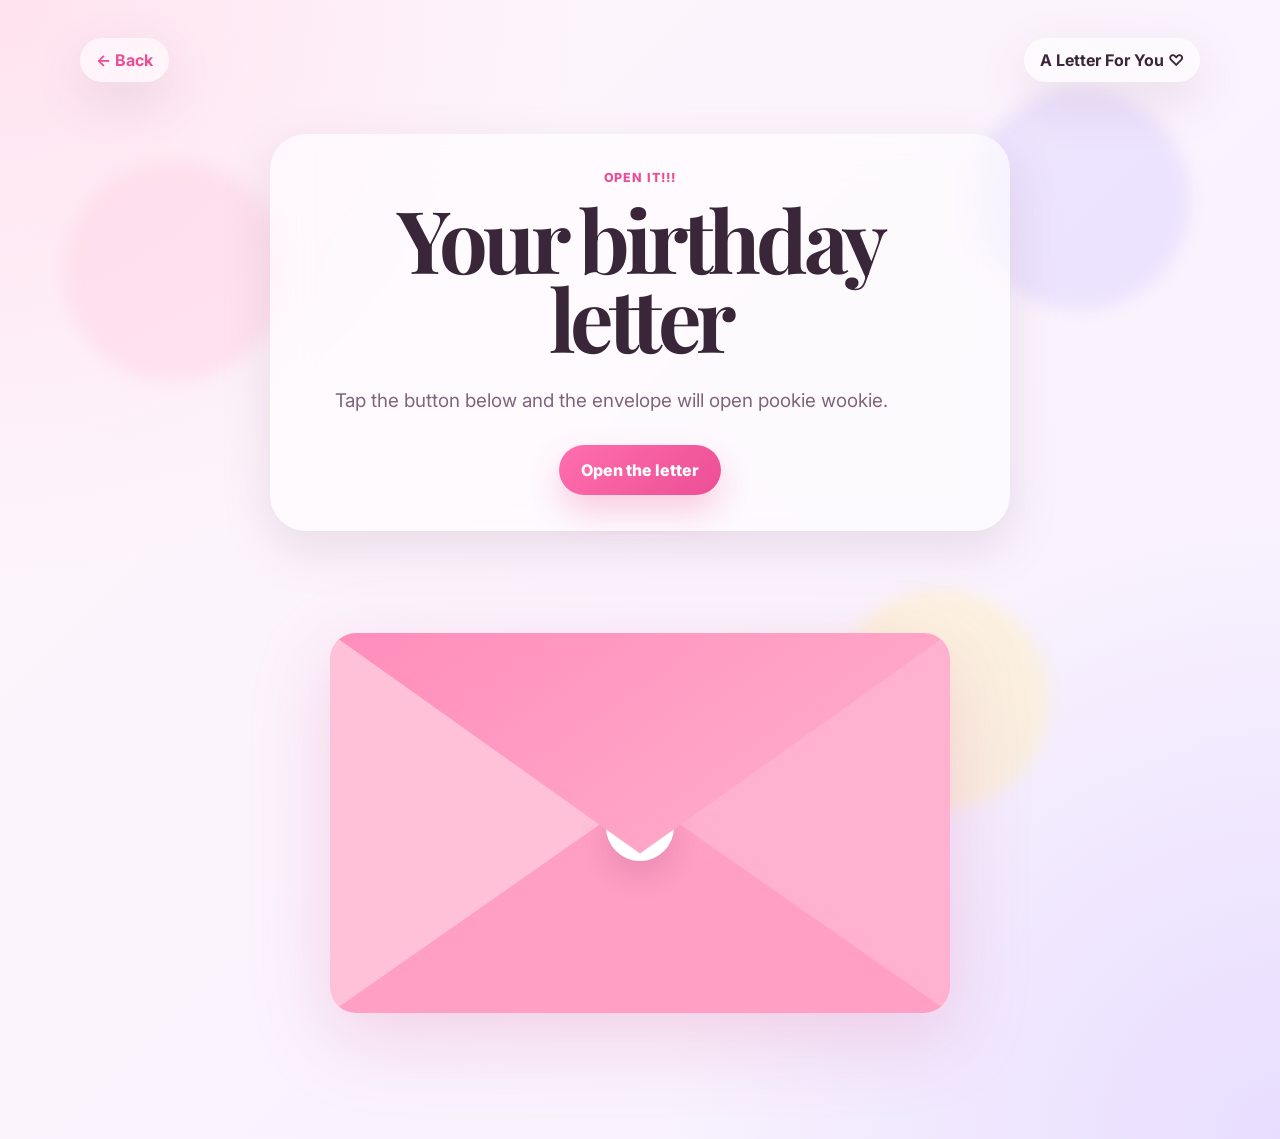
<file: letter.html>
<!DOCTYPE html>
<html lang="en">
<head>
  <meta charset="UTF-8" />
  <meta name="viewport" content="width=device-width, initial-scale=1.0" />
  <title>Your Birthday Letter</title>
  <link rel="stylesheet" href="styles.css" />
</head>
<body>
  <div class="background-orbs">
    <span></span>
    <span></span>
    <span></span>
  </div>

  <main class="page letter-page">
    <nav class="top-nav">
      <a class="nav-link" href="index.html">← Back</a>
      <div class="brand">A Letter For You ♡</div>
    </nav>

    <section class="letter-intro fade-in">
      <p class="eyebrow">Open it!!!</p>
      <h1>Your birthday letter</h1>
      <p class="subtitle">
        Tap the button below and the envelope will open pookie wookie. 
      </p>
      <button class="primary-button" id="openLetterButton">Open the letter</button>
    </section>

    <section class="envelope-area">
      <div class="envelope" id="envelope">
        <div class="envelope-back"></div>
        <div class="letter-paper">
          <div class="paper-content">
            <h2>Dear my pookie Paula!!!</h2>

            <p>
              We’re gonna see each other soon and I genuinely don’t know how I’m going to act… like I’ll probably just stand there awkwardly pretending I’m normal. Maybe I’ll say something dumb, maybe I’ll just smile like an idiot. And maybe, just maybe, we’ll hold hands for like two seconds before I get nervous and act all nonchalant about it (obviously very cool, very composed, definitely not panicking hahaha). But yeah… I really can’t wait :)
            </p>

            <p>
              Anyways, happy birthday pookie enjoy ur day!!
            </p>

            <p>
              With all my love,<br />
              Yuxuan, ur good boy
            </p>
          </div>
        </div>
        <div class="envelope-left"></div>
        <div class="envelope-right"></div>
        <div class="envelope-bottom"></div>
        <div class="envelope-flap"></div>
        <div class="heart-seal">♡</div>
      </div>
    </section>
  </main>

  <script src="script.js"></script>
</body>
</html>
</file>
<file: styles.css>
@import url('https://fonts.googleapis.com/css2?family=Inter:wght@400;500;600;700;800&family=Playfair+Display:wght@700;800&display=swap');

:root {
  --bg-1: #fff6fb;
  --bg-2: #f7f1ff;
  --pink: #ff6fae;
  --pink-dark: #ec4e95;
  --rose: #ffb3cc;
  --cream: #fffaf3;
  --text: #392638;
  --muted: #7f647b;
  --white: rgba(255, 255, 255, 0.74);
  --shadow: 0 24px 80px rgba(217, 87, 146, 0.22);
  --soft-shadow: 0 18px 50px rgba(139, 91, 127, 0.16);
}

* {
  box-sizing: border-box;
}

html {
  scroll-behavior: smooth;
}

body {
  margin: 0;
  min-height: 100vh;
  font-family: "Inter", system-ui, sans-serif;
  color: var(--text);
  background:
    radial-gradient(circle at top left, #ffe3ef 0, transparent 34%),
    radial-gradient(circle at bottom right, #e8ddff 0, transparent 36%),
    linear-gradient(135deg, var(--bg-1), var(--bg-2));
  overflow-x: hidden;
}

a {
  color: inherit;
  text-decoration: none;
}

.page {
  width: min(1120px, calc(100% - 32px));
  margin: 0 auto;
  padding: 28px 0 56px;
  position: relative;
  z-index: 2;
}

.top-nav {
  height: 64px;
  display: flex;
  align-items: center;
  justify-content: space-between;
  margin-bottom: 42px;
}

.brand,
.nav-link {
  padding: 12px 16px;
  border-radius: 999px;
  background: rgba(255, 255, 255, 0.56);
  backdrop-filter: blur(16px);
  box-shadow: var(--soft-shadow);
  font-weight: 700;
}

.nav-link {
  color: var(--pink-dark);
  transition: transform 0.25s ease, background 0.25s ease;
}

.nav-link:hover {
  transform: translateY(-2px);
  background: white;
}

.hero-card {
  min-height: 620px;
  display: grid;
  grid-template-columns: 1.04fr 0.96fr;
  gap: 42px;
  align-items: center;
  padding: clamp(26px, 5vw, 64px);
  border: 1px solid rgba(255, 255, 255, 0.84);
  border-radius: 42px;
  background: linear-gradient(145deg, rgba(255,255,255,0.82), rgba(255,255,255,0.48));
  backdrop-filter: blur(22px);
  box-shadow: var(--shadow);
}

.eyebrow {
  margin: 0 0 14px;
  color: var(--pink-dark);
  font-weight: 800;
  letter-spacing: 0.08em;
  text-transform: uppercase;
  font-size: 0.78rem;
}

h1 {
  margin: 0;
  font-family: "Playfair Display", serif;
  font-size: clamp(3.1rem, 8vw, 6.9rem);
  line-height: 0.92;
  letter-spacing: -0.055em;
}

.subtitle {
  max-width: 610px;
  margin: 26px 0 0;
  color: var(--muted);
  font-size: clamp(1rem, 2vw, 1.18rem);
  line-height: 1.75;
}

.button-row {
  display: flex;
  gap: 14px;
  flex-wrap: wrap;
  margin-top: 34px;
}

.primary-button,
.secondary-button {
  border: 0;
  cursor: pointer;
  border-radius: 999px;
  padding: 15px 22px;
  font: inherit;
  font-weight: 800;
  transition: transform 0.25s ease, box-shadow 0.25s ease, background 0.25s ease;
}

.primary-button {
  color: white;
  background: linear-gradient(135deg, var(--pink), var(--pink-dark));
  box-shadow: 0 16px 34px rgba(236, 78, 149, 0.28);
}

.secondary-button {
  color: var(--pink-dark);
  background: white;
  box-shadow: var(--soft-shadow);
}

.primary-button:hover,
.secondary-button:hover {
  transform: translateY(-3px) scale(1.01);
}

.flower-side {
  display: grid;
  place-items: center;
  text-align: center;
}

.flower-frame {
  width: min(420px, 92%);
  aspect-ratio: 1;
  display: grid;
  place-items: center;
  padding: 24px;
  border-radius: 38% 62% 54% 46% / 46% 38% 62% 54%;
  background:
    radial-gradient(circle at 35% 25%, #fff 0 18%, transparent 19%),
    linear-gradient(135deg, #fff3f8, #fff);
  box-shadow: var(--shadow);
}

.flower-frame img {
  width: 100%;
  height: 100%;
  object-fit: contain;
  filter: drop-shadow(0 24px 30px rgba(120, 70, 105, 0.18));
}

.caption {
  color: var(--muted);
  margin-top: 18px;
  font-weight: 700;
}

.photo-background {
  position: fixed;
  inset: 0;
  z-index: 0;
  pointer-events: none;
  overflow: hidden;
}

.bg-photo {
  position: absolute;
  width: clamp(150px, 18vw, 250px);
  height: clamp(150px, 18vw, 250px);
  object-fit: cover;
  border-radius: 38% 62% 54% 46% / 46% 38% 62% 54%;
  opacity: 0.22;
  filter: blur(0.6px) saturate(0.95) brightness(1.08);
  box-shadow: 0 24px 70px rgba(139, 91, 127, 0.18);
  mix-blend-mode: soft-light;
  animation: softPhotoFloat 7s ease-in-out infinite alternate;
}

.bg-photo::selection {
  background: transparent;
}

.bg-photo-1 {
  left: 3%;
  top: 17%;
  transform: rotate(-9deg);
}

.bg-photo-2 {
  right: 7%;
  top: 13%;
  transform: rotate(8deg);
  animation-delay: 0.8s;
}

.bg-photo-3 {
  left: 8%;
  bottom: 9%;
  transform: rotate(7deg);
  animation-delay: 1.4s;
}

.bg-photo-4 {
  right: 9%;
  bottom: 12%;
  transform: rotate(-7deg);
  animation-delay: 2s;
}

.bg-photo-5 {
  left: 50%;
  bottom: 3%;
  width: clamp(130px, 15vw, 220px);
  height: clamp(130px, 15vw, 220px);
  transform: translateX(-50%) rotate(4deg);
  animation-delay: 2.6s;
}

@keyframes softPhotoFloat {
  from {
    translate: 0 0;
  }
  to {
    translate: 0 -18px;
  }
}

.letter-page {
  min-height: 100vh;
}

.letter-intro {
  text-align: center;
  max-width: 740px;
  margin: 0 auto 32px;
  padding: 36px;
  border-radius: 36px;
  background: rgba(255,255,255,0.58);
  backdrop-filter: blur(18px);
  box-shadow: var(--soft-shadow);
}

.letter-intro h1 {
  font-size: clamp(2.7rem, 7vw, 5.4rem);
}

.letter-intro .primary-button {
  margin-top: 28px;
}

.envelope-area {
  min-height: 520px;
  display: grid;
  place-items: center;
  perspective: 1100px;
}

.envelope {
  width: min(620px, 92vw);
  height: 380px;
  position: relative;
  transform-style: preserve-3d;
  isolation: isolate;
  transition: transform 0.8s cubic-bezier(.2,.8,.2,1);
}

.envelope:hover {
  transform: translateY(-8px);
}

.envelope-back,
.envelope-left,
.envelope-right,
.envelope-bottom,
.envelope-flap {
  position: absolute;
  inset: 0;
  border-radius: 26px;
}

.envelope-back {
  background: linear-gradient(145deg, #ffd4e4, #fff5f9);
  box-shadow: var(--shadow);
  z-index: 1;
}

.envelope-left {
  clip-path: polygon(0 0, 52% 50%, 0 100%);
  background: #ffc1d8;
  z-index: 4;
}

.envelope-right {
  clip-path: polygon(100% 0, 48% 50%, 100% 100%);
  background: #ffb1cf;
  z-index: 4;
}

.envelope-bottom {
  clip-path: polygon(0 100%, 50% 43%, 100% 100%);
  background: #ff9fc4;
  z-index: 6;
}

.envelope-flap {
  transform-origin: top;
  clip-path: polygon(0 0, 50% 58%, 100% 0);
  background: linear-gradient(145deg, #ff8dbb, #ffbad2);
  transition: transform 1s cubic-bezier(.2,.8,.2,1), z-index 0s linear 0.45s;
  z-index: 9;
  backface-visibility: hidden;
}

.heart-seal {
  position: absolute;
  left: 50%;
  top: 51%;
  translate: -50% -50%;
  width: 68px;
  height: 68px;
  display: grid;
  place-items: center;
  border-radius: 50%;
  background: white;
  color: var(--pink-dark);
  font-size: 2.2rem;
  box-shadow: 0 14px 28px rgba(134, 49, 95, 0.18);
  z-index: 7;
  transition: opacity 0.35s ease, transform 0.35s ease;
}

.letter-paper {
  position: absolute;
  left: 50%;
  bottom: 36px;
  translate: -50% 0;
  width: 86%;
  height: 330px;
  border-radius: 24px;
  background: var(--cream);
  box-shadow: 0 16px 40px rgba(75, 40, 65, 0.16);
  z-index: 3;
  overflow: hidden;
  transform: translateY(110px) scale(0.94);
  opacity: 0;
  transition: transform 1s cubic-bezier(.2,.8,.2,1), opacity 0.6s ease;
}

.paper-content {
  height: 100%;
  padding: 32px;
  overflow-y: auto;
  line-height: 1.75;
  color: #4a3348;
}

.paper-content h2 {
  margin: 0 0 14px;
  font-family: "Playfair Display", serif;
  font-size: 2rem;
}

.envelope.open .envelope-flap {
  transform: rotateX(180deg);
  z-index: -1;
}

.envelope.open .heart-seal {
  opacity: 0;
  transform: scale(0.4);
  pointer-events: none;
}

.envelope.open .letter-paper {
  opacity: 1;
  transform: translateY(-220px) scale(1);
  z-index: 20;
}

.background-orbs span {
  position: fixed;
  z-index: 1;
  width: 220px;
  height: 220px;
  border-radius: 50%;
  filter: blur(8px);
  opacity: 0.42;
  animation: drift 9s ease-in-out infinite alternate;
}

.background-orbs span:nth-child(1) {
  left: 5%;
  top: 18%;
  background: #ffd0e2;
}

.background-orbs span:nth-child(2) {
  right: 7%;
  top: 10%;
  background: #dacdff;
  animation-delay: 1.4s;
}

.background-orbs span:nth-child(3) {
  right: 18%;
  bottom: 10%;
  background: #fff0b8;
  animation-delay: 2.2s;
}

.sparkle {
  position: fixed;
  pointer-events: none;
  z-index: 99;
  font-size: 22px;
  animation: sparkleFloat 1.2s ease forwards;
}

.fade-in {
  animation: fadeUp 0.8s cubic-bezier(.2,.8,.2,1) both;
}

.delay-1 {
  animation-delay: 0.16s;
}

.floaty {
  animation: floaty 4.8s ease-in-out infinite;
}

@keyframes fadeUp {
  from {
    opacity: 0;
    transform: translateY(22px);
  }
  to {
    opacity: 1;
    transform: translateY(0);
  }
}

@keyframes floaty {
  0%, 100% {
    transform: translateY(0) rotate(-1deg);
  }
  50% {
    transform: translateY(-14px) rotate(1deg);
  }
}

@keyframes drift {
  from {
    transform: translate3d(0, 0, 0) scale(1);
  }
  to {
    transform: translate3d(24px, -20px, 0) scale(1.08);
  }
}

@keyframes sparkleFloat {
  from {
    opacity: 1;
    transform: translateY(0) scale(0.8) rotate(0deg);
  }
  to {
    opacity: 0;
    transform: translateY(-84px) scale(1.6) rotate(28deg);
  }
}

@media (max-width: 820px) {
  .hero-card {
    grid-template-columns: 1fr;
    min-height: auto;
  }

  .bg-photo {
    width: 120px;
    height: 120px;
    opacity: 0.16;
  }

  .bg-photo-5 {
    display: none;
  }

  .top-nav {
    margin-bottom: 22px;
  }

  .envelope {
    height: 330px;
  }

  .envelope.open .letter-paper {
    transform: translateY(-185px) scale(1);
  }
}

@media (prefers-reduced-motion: reduce) {
  *, *::before, *::after {
    animation: none !important;
    transition: none !important;
  }
}
</file>
